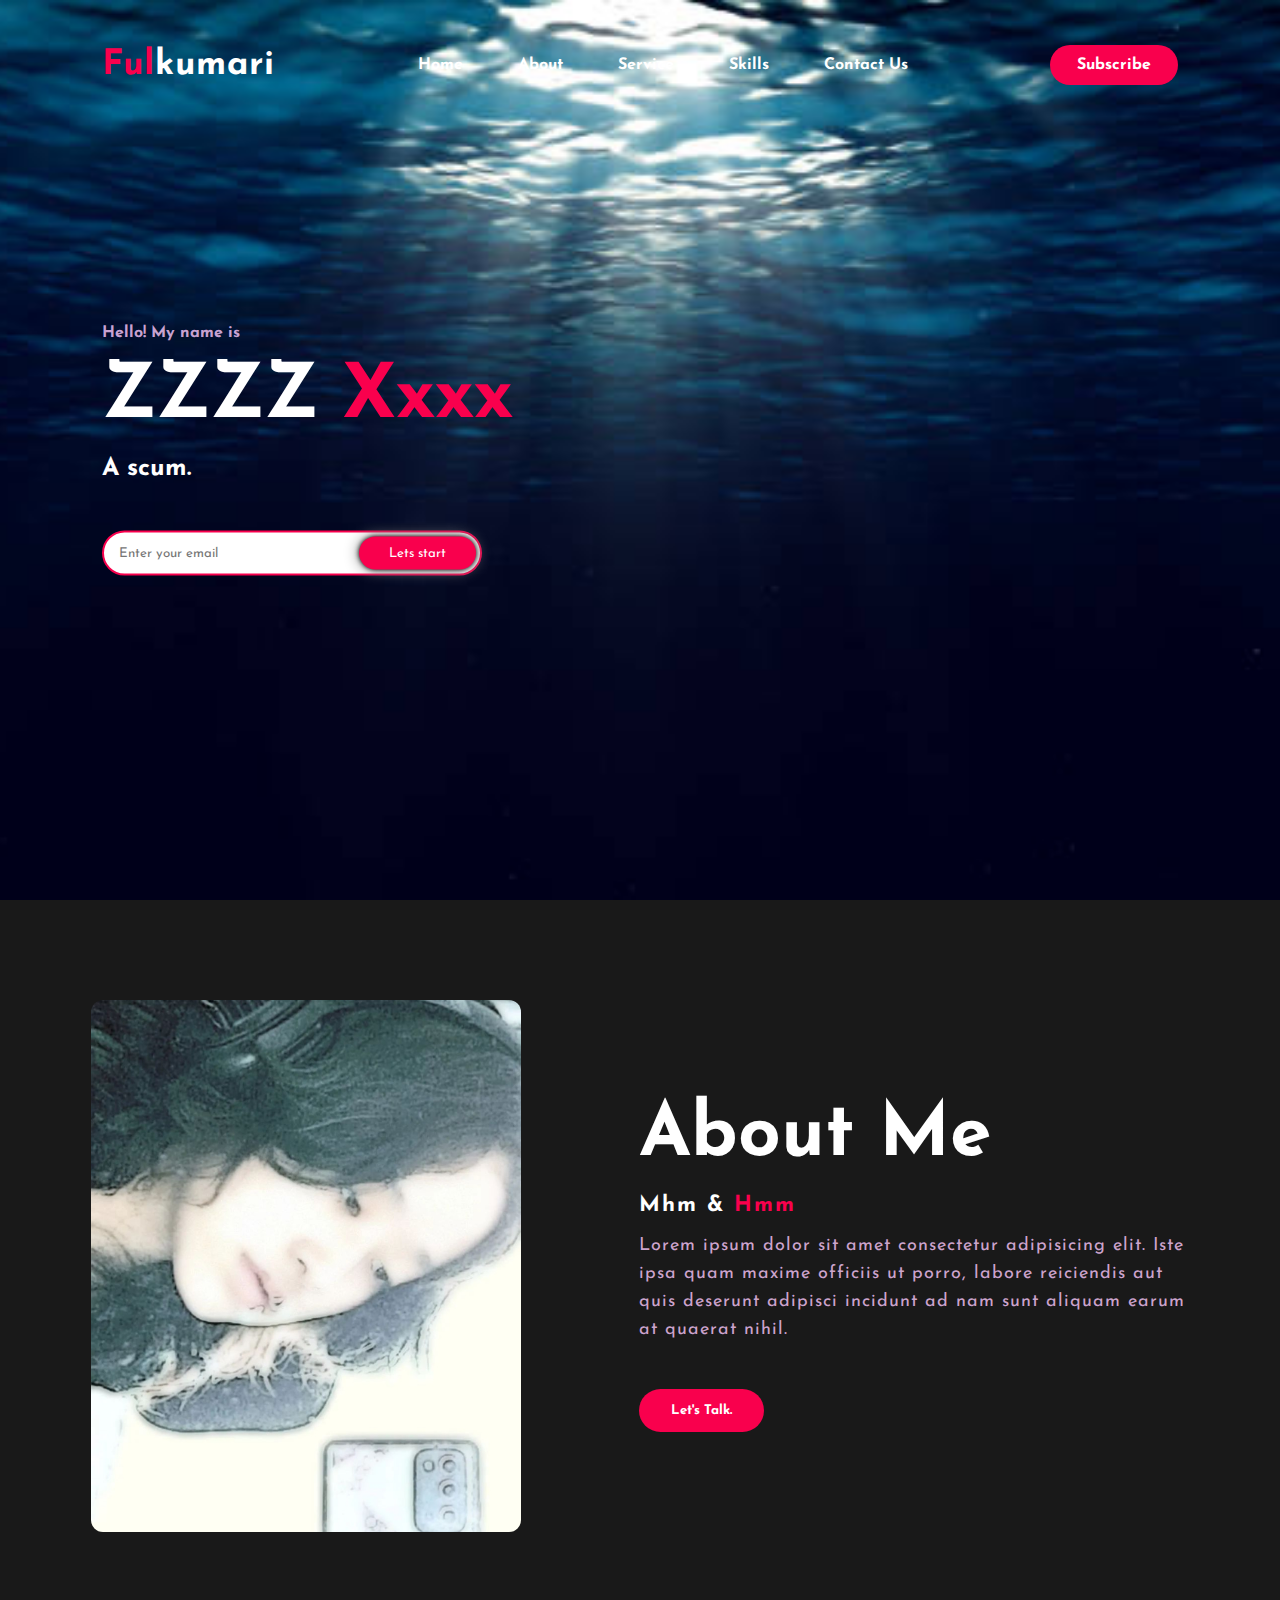
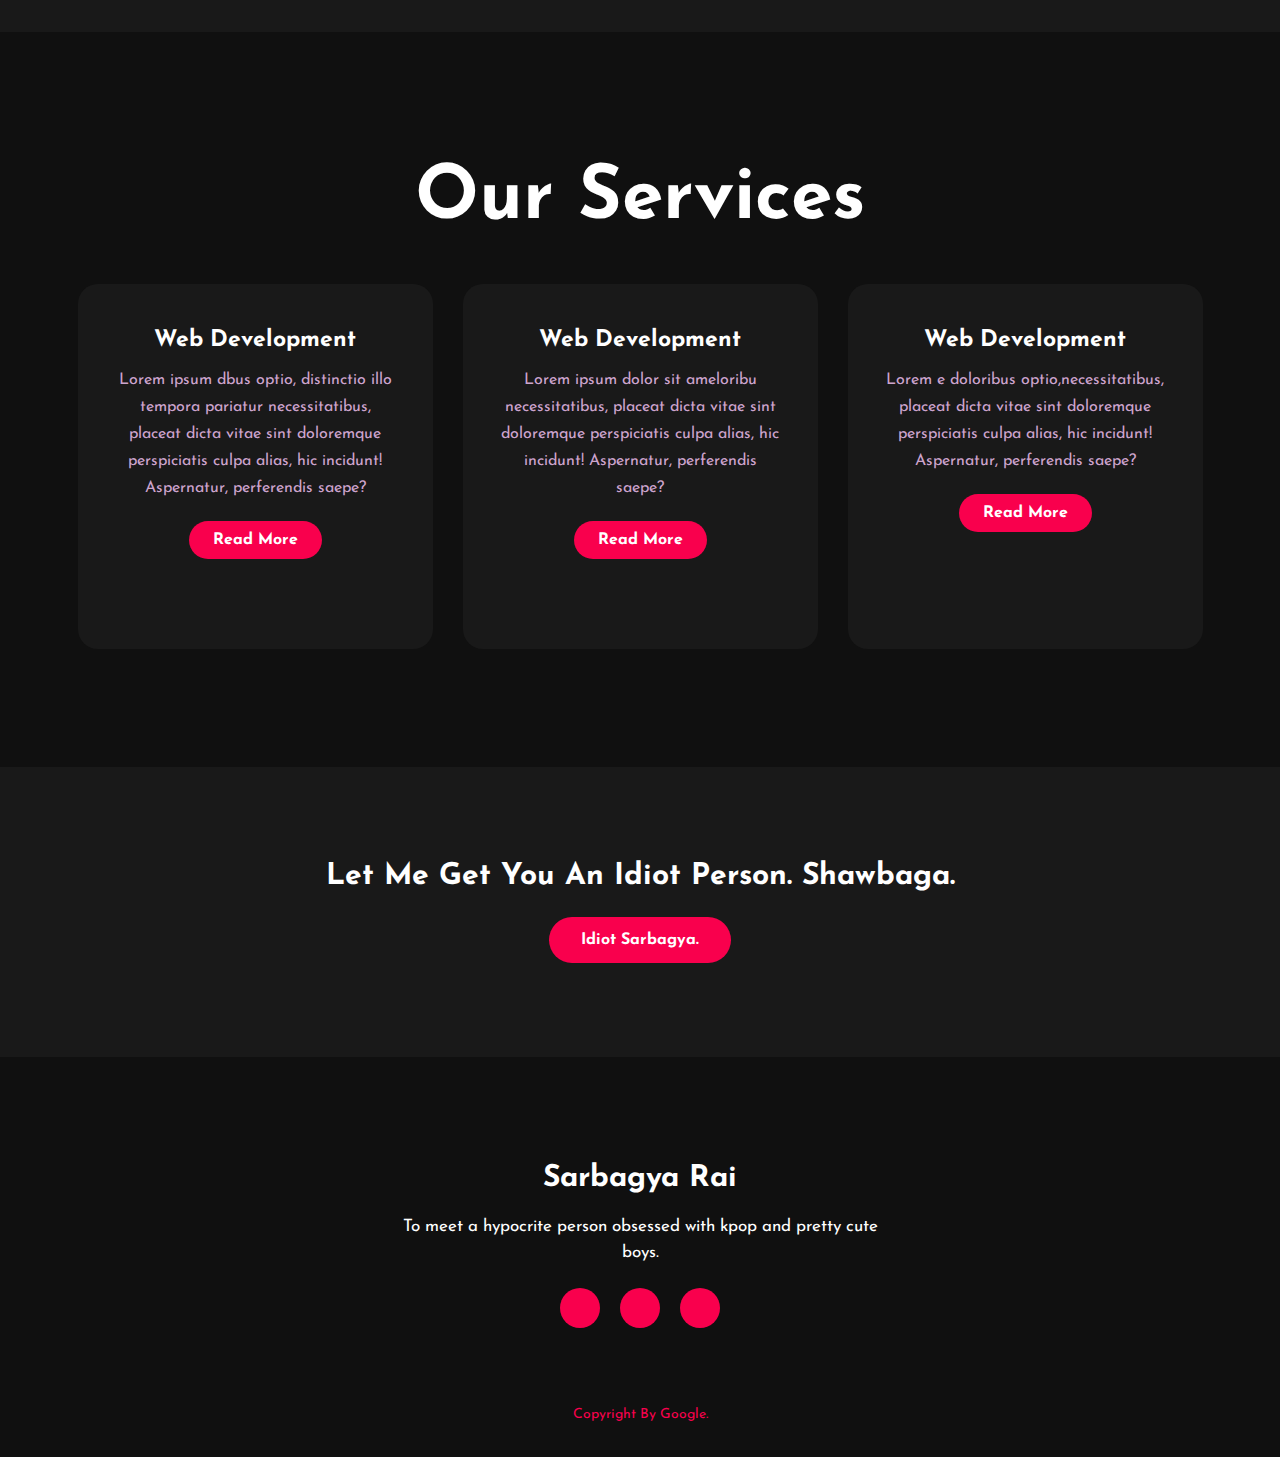
<file: index.html>
<!DOCTYPE html>
<html lang="en">
<head>
    <meta charset="UTF-8">
  
    <meta name="viewport" content="width=device-width, initial-scale=1.0">
    <title>Portfolio</title>
    <link href="https://cdn.jsdelivr.net/npm/bootstrap@5.2.3/dist/css/bootstrap.min.css" rel="stylesheet" integrity="sha384-rbsA2VBKQhggwzxH7pPCaAqO46MgnOM80zW1RWuH61DGLwZJEdK2Kadq2F9CUG65" crossorigin="anonymous">
    <link rel="stylesheet" href="style.css">
    <link href="https://fonts.googleapis.com/css2?family=Josefin+Sans:wght@300;400;500;600;700&display=swap" rel="stylesheet">
    <link rel="stylesheet" href="https://cdnjs.cloudflare.com/ajax/libs/font-awesome/6.2.1/css/all.min.css" integrity="sha512-MV7K8+y+gLIBoVD59lQIYicR65iaqukzvf/nwasF0nqhPay5w/9lJmVM2hMDcnK1OnMGCdVK+iQrJ7lzPJQd1w==" crossorigin="anonymous" referrerpolicy="no-referrer" />
</head>
<body>
 <div class="hero">
    <nav>
        <h2 class="logo"><span>Ful</span>kumari</h2>
        <ul>
            <li><a href="#">Home</a></li>
            <li><a href="#">About</a></li>
            <li><a href="#">Service</a></li>
            <li><a href="#">Skills</a></li>
            <li><a href="#">Contact us</a></li>
        </ul>
        <a href="#" class="btn">Subscribe</a>
    </nav>
    
<div class="content">
    <h4>Hello! My name is</h4>
    <h1>ZZZZ <span>Xxxx</span></h1>
    <h3>A scum.</h3>
    <div class="newslatter">
        <form >
            <input type="email" name="email" id="mail" placeholder="Enter your email">
            <input type="submit" name="submit" value="Lets start">
        </form>
    </div>
</div>
</div>




<section class="about">
   <div class="main">
    <img style="border-radius: 12px;" src="images/mhm.jpg" alt="">
    <div class="about-text">
        <h2>About Me</h2>
        <h5>Mhm & <span>Hmm</span></h5>
        <p>Lorem ipsum dolor sit amet consectetur adipisicing elit. Iste ipsa quam maxime officiis ut porro, labore reiciendis aut quis deserunt adipisci incidunt ad nam sunt aliquam earum at quaerat nihil.</p>
    <button type="button">Let's Talk.</button>
    </div>
   </div>
</section>

<div class="service">
    <div class="title">
        <h2>Our Services</h2>
    </div>

<div class="box">
    <div class="card">
<i class="fa-solid fa-bars"></i>
<h5>Web Development</h5>
<div class="pra">
    <p>Lorem ipsum dbus optio, distinctio illo tempora pariatur necessitatibus, placeat dicta vitae sint doloremque perspiciatis culpa alias, hic incidunt! Aspernatur, perferendis saepe?</p>
    <p style="text-align: center;"><a class="button" href="#">Read More</a></p>
</div>
    </div>


    <div class="card">
        <i class="fa-solid fa-user"></i>
        <h5>Web Development</h5>
        <div class="pra">
            <p>Lorem ipsum dolor sit ameloribu necessitatibus, placeat dicta vitae sint doloremque perspiciatis culpa alias, hic incidunt! Aspernatur, perferendis saepe?</p>
            <p style="text-align: center;"><a class="button" href="#">Read More</a></p>
        </div>
            </div>



            <div class="card">
                <i class="fa-solid fa-bell"></i>
                <h5>Web Development</h5>
                <div class="pra">
                    <p>Lorem e doloribus optio,necessitatibus, placeat dicta vitae sint doloremque perspiciatis culpa alias, hic incidunt! Aspernatur, perferendis saepe?</p>
                    <p style="text-align: center;"><a class="button" href="#">Read More</a></p>
                </div>
                    </div>
</div>
</div>


<div class="contact-me">
    <p>Let Me Get You An Idiot Person. Shawbaga.</p>
    <a href="#" class="button-two">Idiot Sarbagya.</a>
</div>


<footer>
    <p>Sarbagya Rai</p>
    <p>To meet a hypocrite person obsessed with kpop and pretty cute boys.</p>
    <div class="social">
        <a href="#"><i class="fa-brands fa-facebook"></i></a>
        <a href="#"><i class="fa-brands fa-instagram"></i></a>
        <a href="#"><i class="fa-brands fa-twitter"></i></a>
    </div>
    <p class="end">Copyright By Google.</p>
</footer>

</body>
</html>
</file>
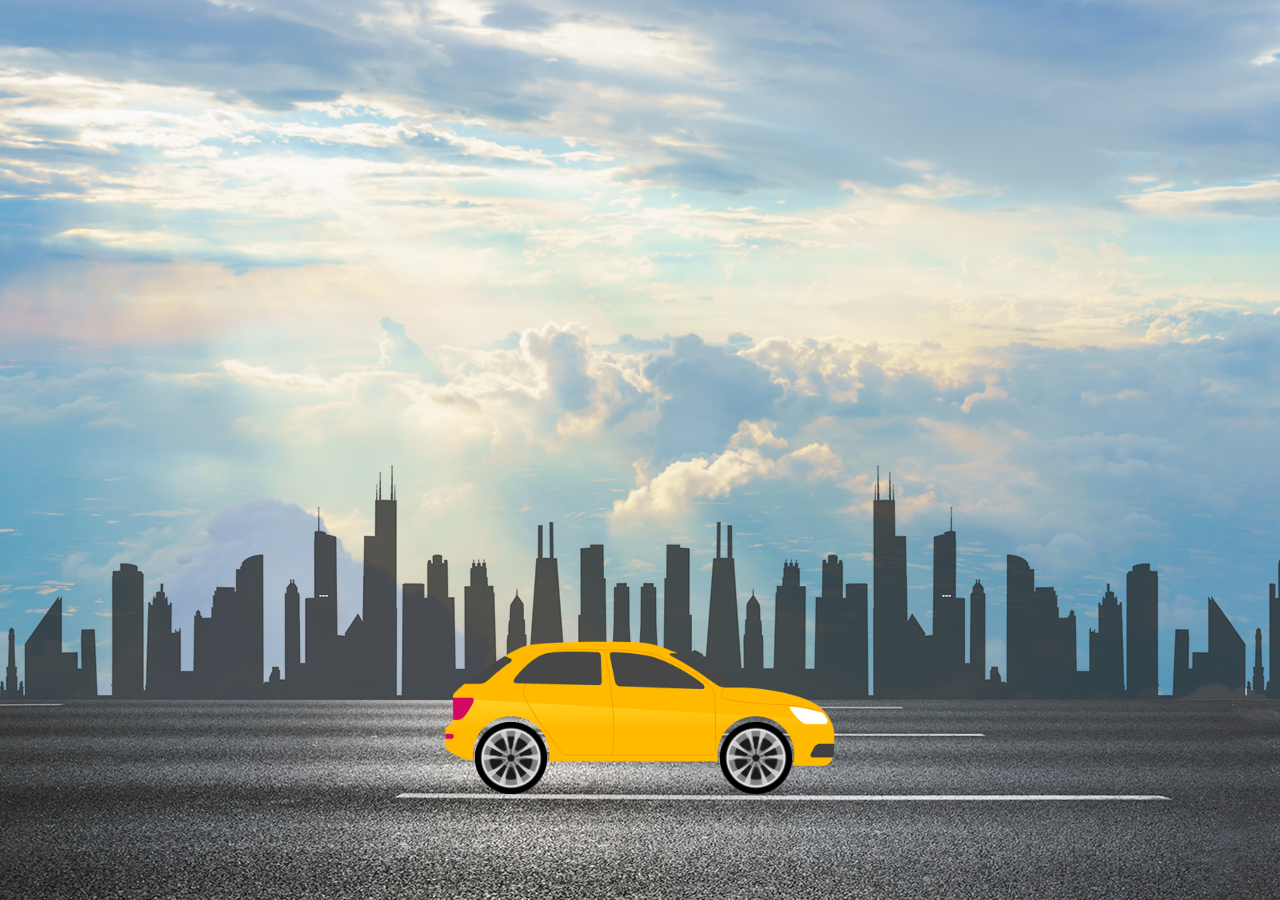
<file: day10/index.html>
<!DOCTYPE html>
<html lang="en">
<head>
    <meta charset="UTF-8">
    <meta http-equiv="X-UA-Compatible" content="IE=edge">
    <meta name="viewport" content="width=device-width, initial-scale=1.0">
    <title>car animation</title>
    <link rel="stylesheet" href="style.css">
</head>
<body>
    <div class="hero">
        <div class="highway"></div>
        <div class="city"></div>
        <div class="car">
            <img src="img/car.png" alt="">
        </div>
        <div class="wheel">
            <img src="img/wheel.png" class="front-wheel" alt="">
            <img src="img/wheel.png" class="back-wheel" alt="">
        </div>
    </div>
</body>
</html>
</file>
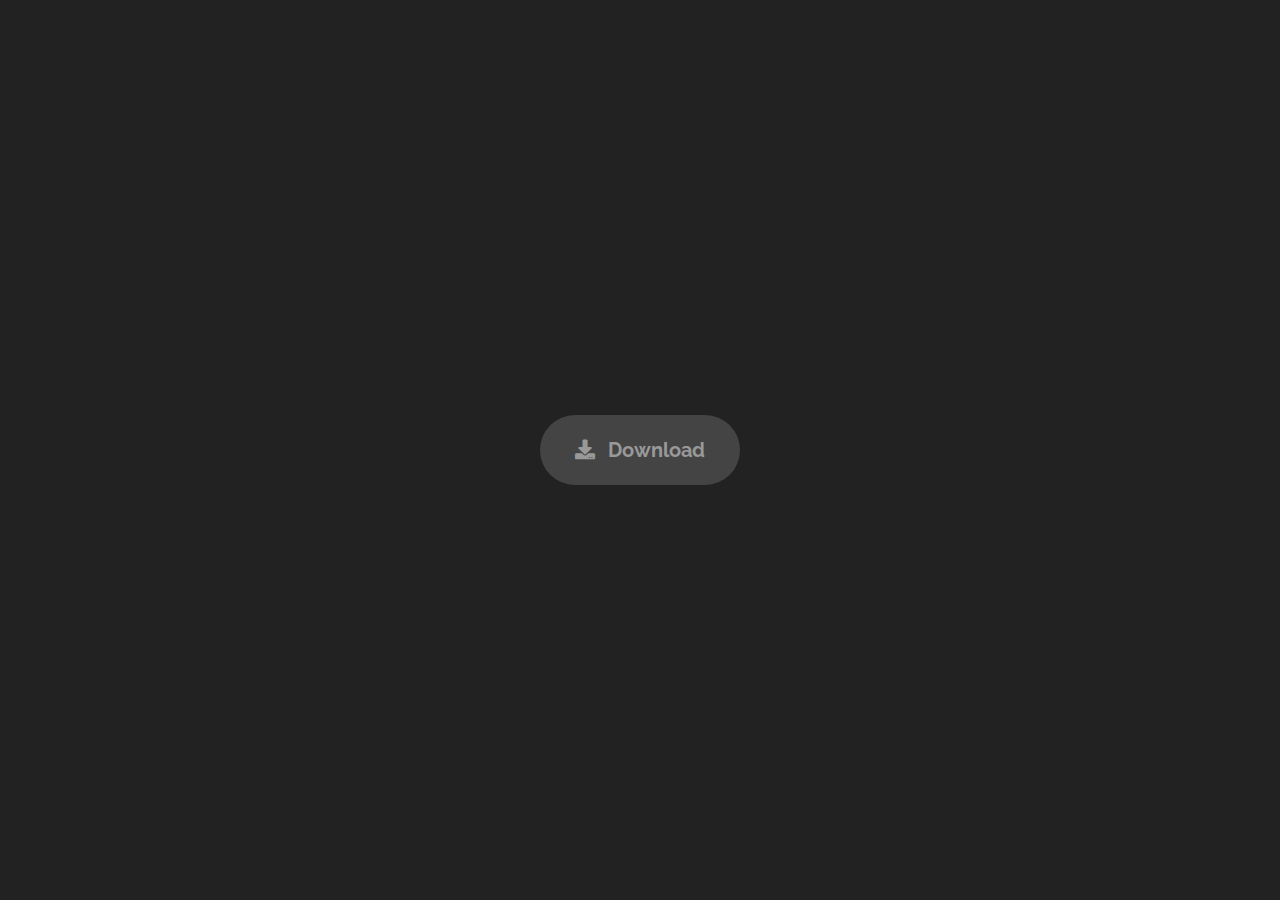
<file: day11/index.html>
<!DOCTYPE html>
<html lang="en">
<head>
	<meta charset="UTF-8">
	<meta http-equiv="X-UA-Compatible" content="IE=edge">
	<meta name="viewport" content="width=device-width, initial-scale=1.0">
	<link rel="stylesheet" href="https://cdnjs.cloudflare.com/ajax/libs/font-awesome/5.15.4/css/all.min.css" integrity="sha512-1ycn6IcaQQ40/MKBW2W4Rhis/DbILU74C1vSrLJxCq57o941Ym01SwNsOMqvEBFlcgUa6xLiPY/NS5R+E6ztJQ==" crossorigin="anonymous" referrerpolicy="no-referrer" />
	<link rel="stylesheet" href="style.css">
	<title>Download Button</title>
	<!-- S-Tech04 -->
</head>
<body>
	<a href="#" class="btn">
		<div class="completed">
			<i class="fas fa-check-circle"></i>
			<span>Completed</span>
		</div>
		<div class="download">
			<i class="fas fa-download"></i>
			<span>Download</span>
		</div>
	</a>

	<script>
		const btn = document.querySelector('.btn')
		btn.addEventListener('click',()=>{
			btn.classList.add('active')
			
		})
	</script>
</body>
</html>
</file>
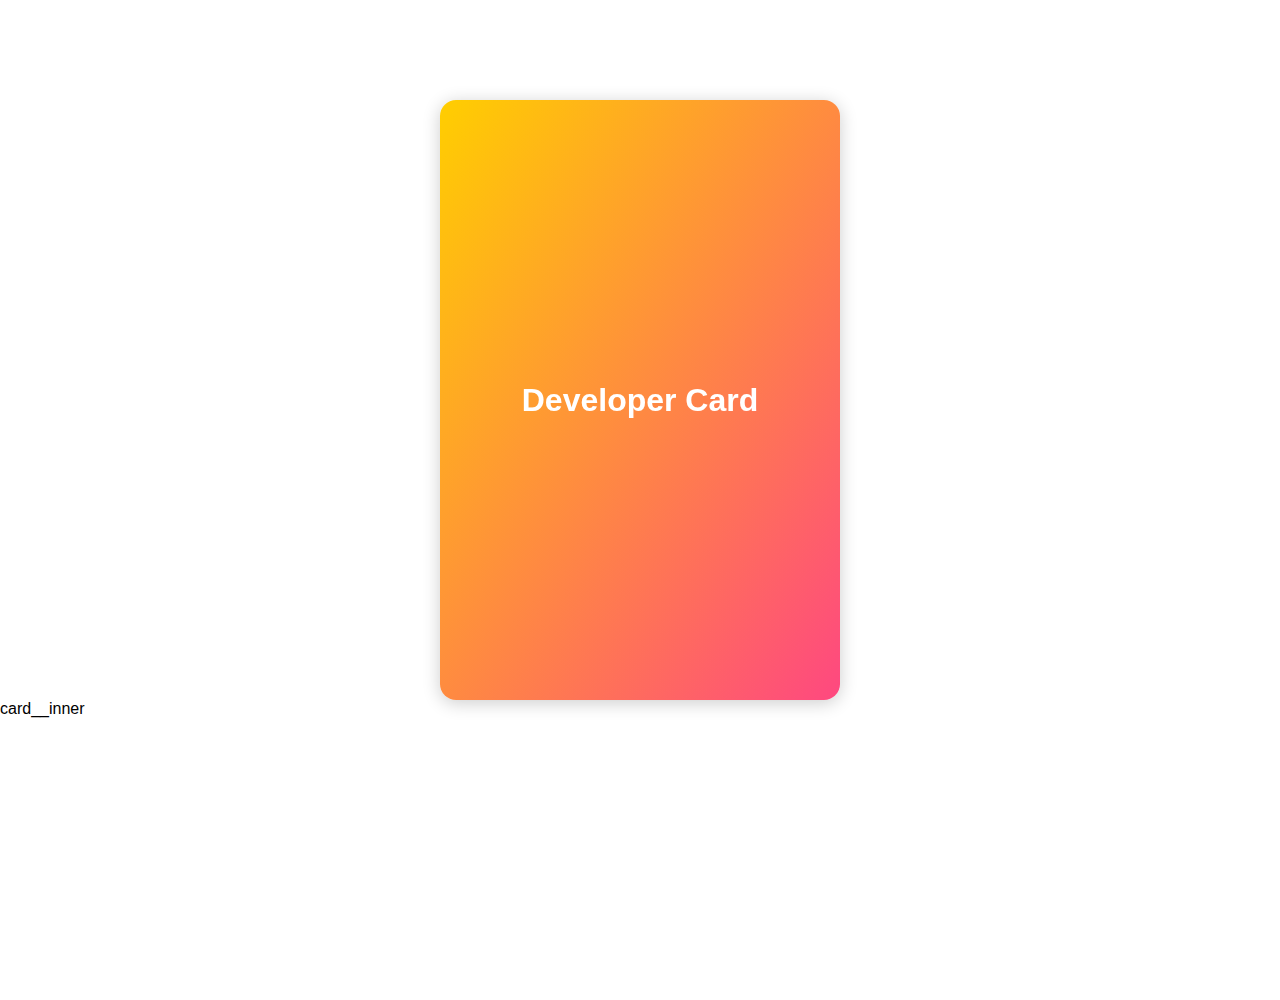
<file: day5/index.html>
<!DOCTYPE html>
<html lang="en">
<head>
    <meta charset="UTF-8">
    <meta name="viewport" content="width=device-width, initial-scale=1.0">
    <title>flip card</title>
    <link rel="stylesheet" href="style.css">
</head>
<body>
    <div class="card">
        <div class="card__inner">
            <div class="card__face card__face--front">
                <h2>Developer Card</h2>
            </div>
            <div class="card__face card__face--back">
                <div class="card__content">
                    <div class="card__header">
                        <img src="ima/photo-1502219684198-fa9b5164d9d7.jpg" alt="" class="pp">
                        <h2>washi</h2>
                    </div>
                    <div class="card__body">
                        <h3>Hmmmm Neeeeko</h3>
                        <p>Lorem ipsum, dolor sit amet consectetur adipisicing elit. Consectetur libero aspernatur facere eligendi nemo voluptates atque? Error id quia iusto recusandae reiciendis. Corporis accusamus vitae quasi natus explicabo aut nulla.</p>
                    </div>
                </div>

            </div>
        </div>
    </div>card__inner

    <script src="index.js"></script>
</body>
</html>
</file>
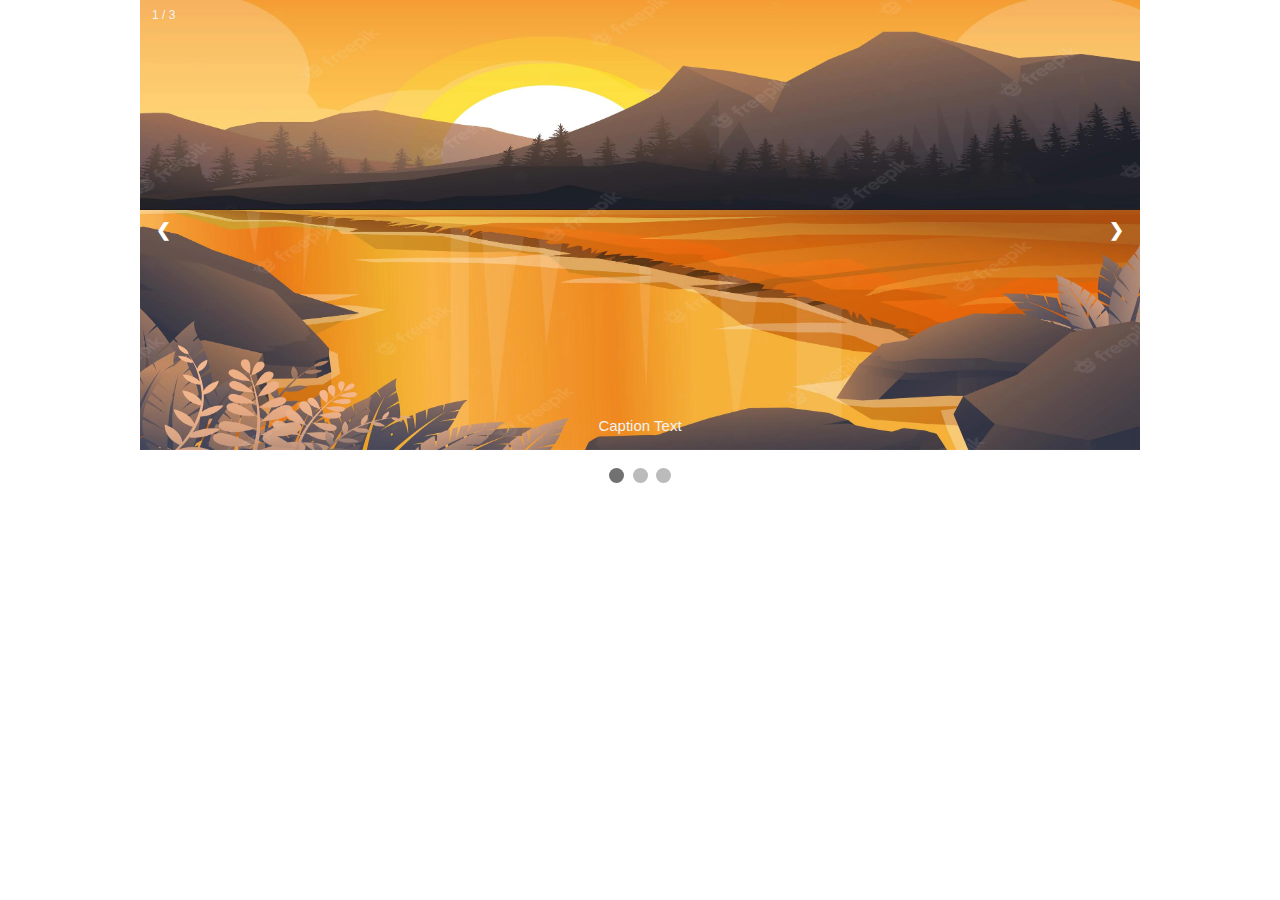
<file: day6/index.html>
<!DOCTYPE html>
<html lang="en">
<head>
    <meta charset="UTF-8">
    <meta http-equiv="X-UA-Compatible" content="IE=edge">
    <meta name="viewport" content="width=device-width, initial-scale=1.0">
    <title>Document</title>
    <link rel="stylesheet" href="style.css">
</head>
<body>
    <div class="slider">

        <div class="myslider fade">
          <div class="numbertext">1 / 3</div>
          <img src="img/best-scene-nature-landscape-mountain-river-forest-with-sunset-evening-warm-tone-illustration_1150-39403.webp" style="width:100% ;height:50vh">
          <div class="txt">Caption Text</div>
        </div>
        
        <div class="myslider fade">
          <div class="numbertext">2 / 3</div>
          <img src="img/lighting.jpg" style="width:100% ;height:50vh">
          <div class="txt">Caption Two</div>
        </div>
        
        <div class="myslider fade">
          <div class="numbertext">3 / 3</div>
          <img src="img/mountains-55067__340.webp" style="width:100%;height:50vh">
          <div class="txt">Caption Three</div>
        </div>
        
        <a class="prev" onclick="plusSlides(-1)">&#10094</a>
        <a class="next" onclick="plusSlides(1)">&#10095</a>
        
        </div>
        <br>
        
        <div class="dotsbox" style="text-align:center">
          <span class="dot" onclick="currentSlide(1)"></span> 
          <span class="dot" onclick="currentSlide(2)"></span> 
          <span class="dot" onclick="currentSlide(3)"></span> 
        </div>
        <script src="index.js"></script>
</body>
</html>
</file>
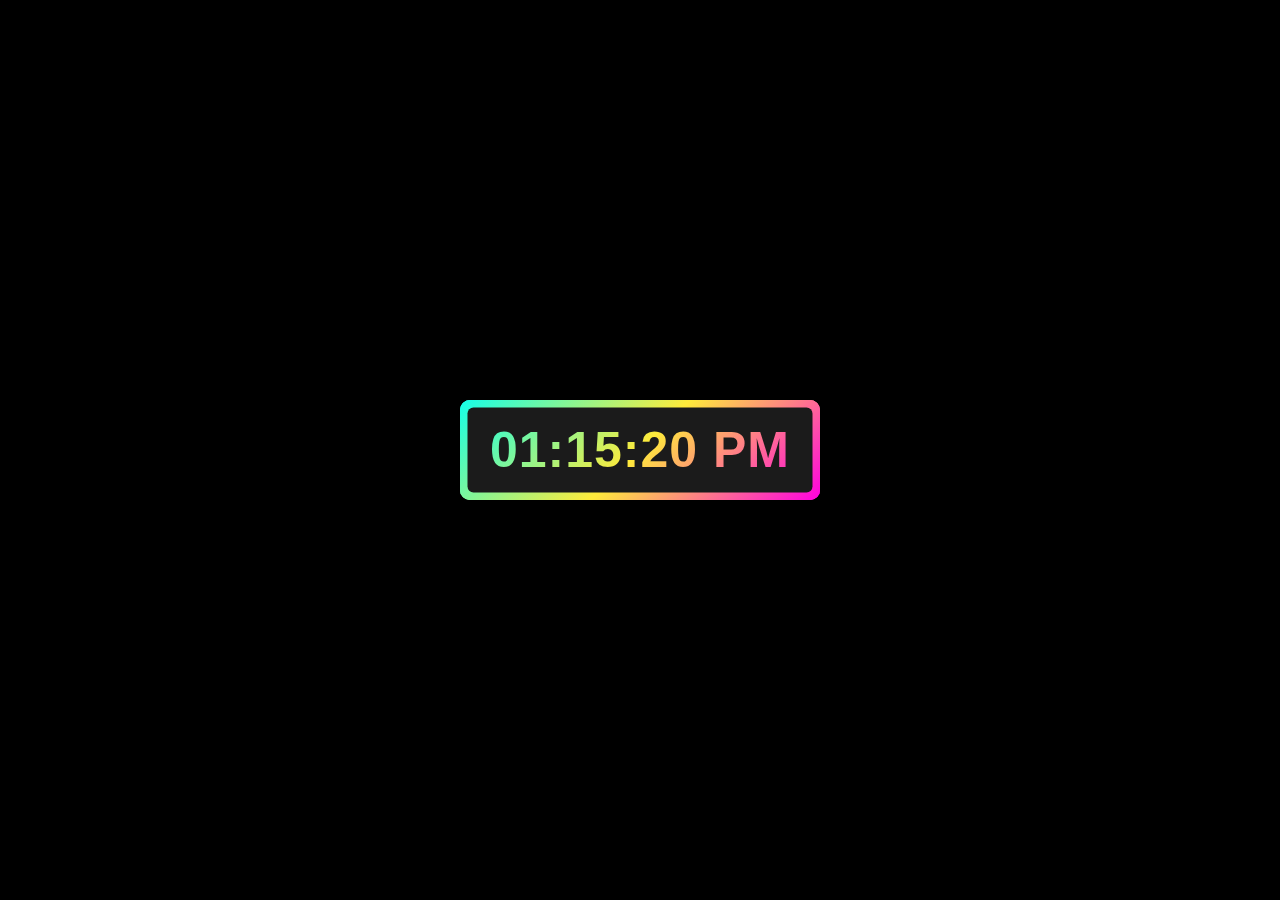
<file: day7/index.html>
<!DOCTYPE html>
<html lang="en">
<head>
    <meta charset="UTF-8">
    <meta http-equiv="X-UA-Compatible" content="IE=edge">
    <meta name="viewport" content="width=device-width, initial-scale=1.0">
    <title>Clock</title>
    <link rel="stylesheet" href="style.css">
</head>
<body>
    <div class="wrapper">
        <div class="display">
            <div id="time"></div>
        </div>
        <span></span>
        <span></span>


        <script>
            setInterval(()=>{
              const time = document.querySelector(".display #time");
              let date = new Date();
              let hours = date.getHours();
              let minutes = date.getMinutes();
              let seconds = date.getSeconds();
              let day_night = "AM";
              if(hours > 12){
                day_night = "PM";
                hours = hours - 12;
              }
              if(seconds < 10){
                seconds = "0" + seconds;
              }
              if(minutes < 10){
                minutes = "0" + minutes;
              }
              if(hours < 10){
                hours = "0" + hours;
              }
              time.textContent = hours + ":" + minutes + ":" + seconds + " "+ day_night;
            });
         </script>
    </div>
</body>
</html>
</file>
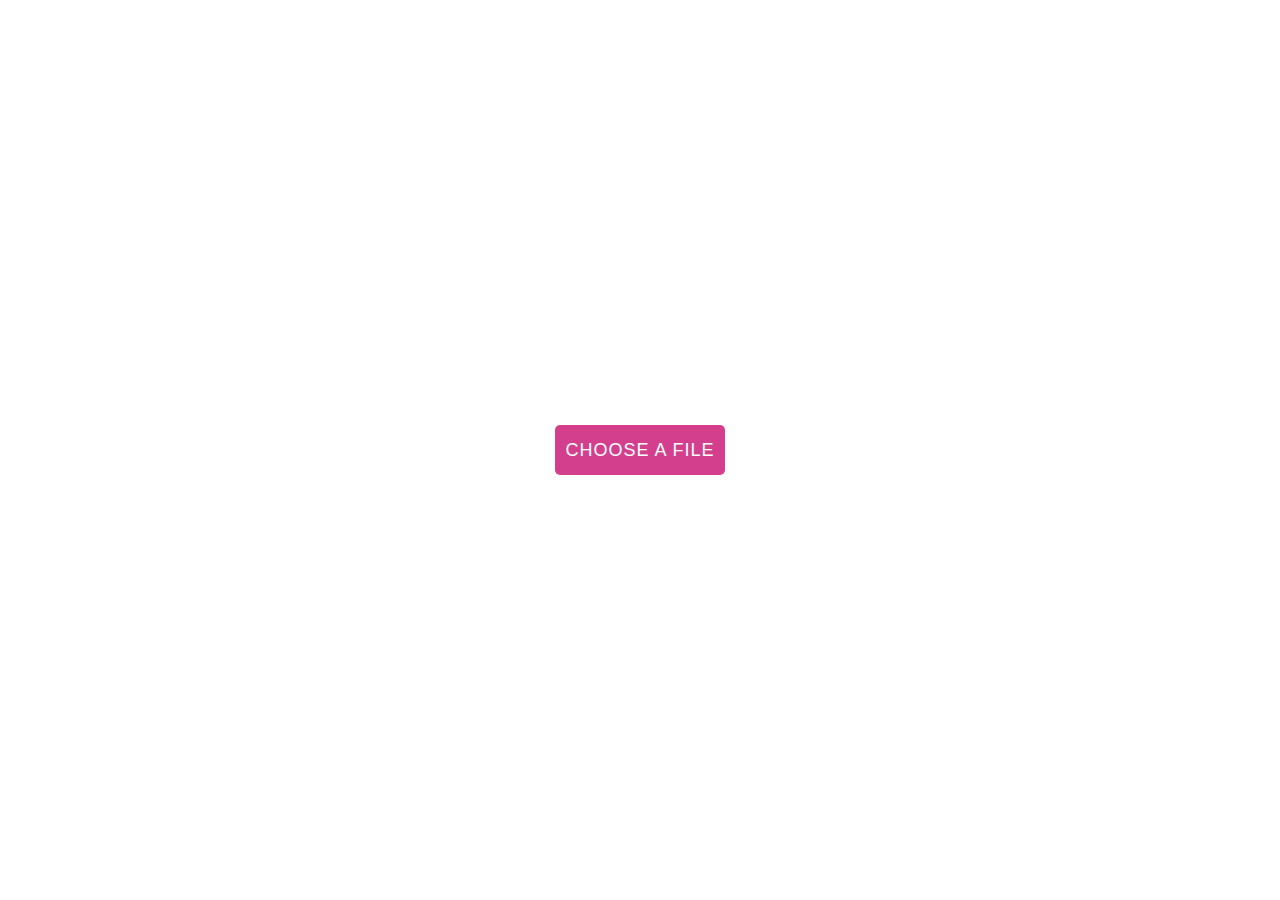
<file: day9/index.html>
<!DOCTYPE html>
<html lang="en">
<head>
    <meta charset="UTF-8">
    <meta http-equiv="X-UA-Compatible" content="IE=edge">
    <meta name="viewport" content="width=device-width, initial-scale=1.0">
    <title>upload button
    </title>
    <link rel="stylesheet" href="style.css">
</head>
<body>
    <div class="content">
        <input id="default-btn" type="file" hidden>
        <div class="btn">
           <button onclick="active()" id="custom-btn">Choose a file</button>
        </div>
        <div class="file-name"></div>
    </div>



    <script>
        const defaultBtn = document.querySelector("#default-btn");
        const customBtn = document.querySelector("#custom-btn");
        const fileName = document.querySelector(".file-name");
        let regExp = /[0-9a-zA-Z\^\&\'\@\{\}\[\]\,\$\=\!\-\#\(\)\.\%\+\~\_ ]+$/;
        function active(){
            defaultBtn.click();
        }
        defaultBtn.addEventListener("change" , function(){
            if(this.value){
                let nameValue = this.value.match(regExp);
                fileName.style.display = "block";
                fileName.textContent = nameValue;
                
            }
            else{
                fileName.style.display = "block";
                fileName.textContent = "No file chosen";
            }
        });

    </script>
</body>
</html>
</file>
<file: day3.html>
<!DOCTYPE html>
<html lang="en">
<head>
    <meta charset="UTF-8">
    <meta name="viewport" content="width=device-width, initial-scale=1.0">
    <style>
        body{
            transition: 1.3s;
        }
    </style>
    <title>Document</title>
</head>
<body>
   
    
<select onchange="color(this.value)">
   <option value="">color</option>
<option value="Red">Red</option>
<option value="Green">Green</option>
<option value="Blue">Blue</option>
<option value="Yellow">Yellow</option>
</select>


<script>
    function color(value){
        document.body.style.backgroundColor= value;
    }
</script>

</body>
</html>
</file>
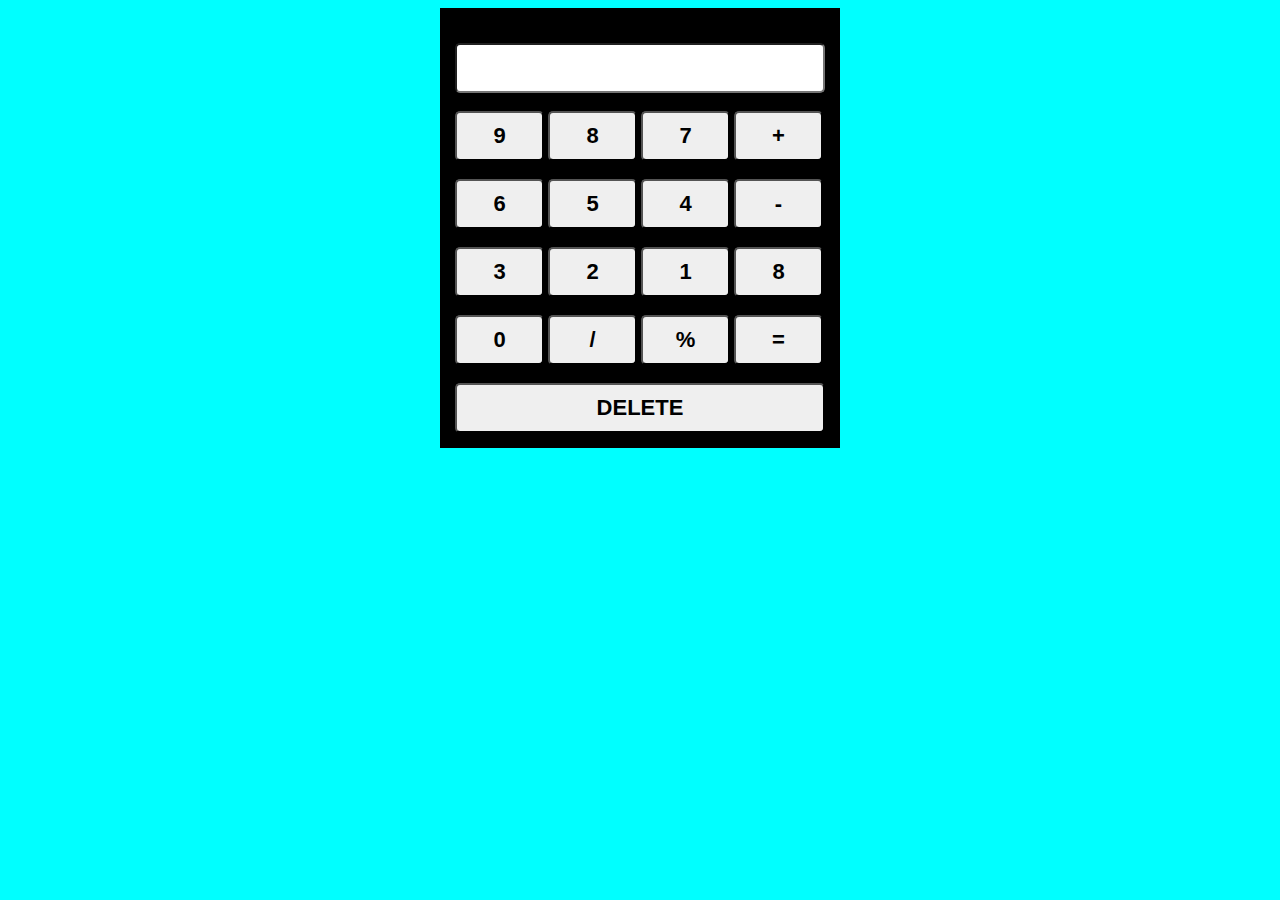
<file: day3/day3@.html>
<!DOCTYPE html>
<html lang="en">
<head>
    <meta charset="UTF-8">
   
    <meta name="viewport" content="width=device-width, initial-scale=1.0">
    <title>calconlyhtmlcss</title>
    <style>
        body{
            background-color: aqua;
        }
        *{
            box-sizing: border-box;
            -webkit-box-sizing: border-box;
            -moz-box-sizing: border-box;
        }

        .wrap{
            height: auto;
            width: 400px;
            margin: auto;
            background-color: black;
            padding: 15px;
        }

       
        input[type=text]{
            width: 100%;
            padding: 10px;
            font-size: 22px;
            font-weight: bold;
            margin-top: 20px;
            border-radius: 5px;
        }
        input[type=button]{
            width: 89px;
            padding: 10px;
            font-size: 22px;
            font-weight: bold;
            border-radius: 5px;
        }
        #del{
            width: 100%;
            
        }
    </style>
</head>
<body>
    
<div class="wrap">
    <form name="cal" >
        <input type="text" name="display">
        <br><br>
        <input type="button" value="9" onclick="cal.display.value+='9'">
        <input type="button" value="8" onclick="cal.display.value+='8'">
        <input type="button" value="7" onclick="cal.display.value+='7'">
        <input type="button" value="+" onclick="cal.display.value+='+'">
        <br><br>
        <input type="button" value="6" onclick="cal.display.value+='6'">
        <input type="button" value="5" onclick="cal.display.value+='5'">
        <input type="button" value="4" onclick="cal.display.value+='4'">
        <input type="button" value="-" onclick="cal.display.value+='-'">
        <br><br>
        <input type="button" value="3" onclick="cal.display.value+='3'">
        <input type="button" value="2" onclick="cal.display.value+='2'">
        <input type="button" value="1" onclick="cal.display.value+='1'">
        <input type="button" value="8" onclick="cal.display.value+='*'">
        <br><br>
        <input type="button" value="0" onclick="cal.display.value+='0'">
        <input type="button" value="/" onclick="cal.display.value+='/'">
        <input type="button" value="%" onclick="cal.display.value+='%'">
        <input type="button" value="=" onclick="cal.display.value=eval(cal.display.value)">
        <br><br>
        <input type="button" value="DELETE" onclick="cal.display.value=''" id="del">
    </form>
</div>


</body>
</html>
</file>
<file: style.css>
*{
    padding: 0;
    margin: 0;
    font-family: 'Josefin Sans', sans-serif;
    box-sizing: border-box;
}
.hero{
    height: 100vh;
    width: 100%;
    background-image: url(images/istockphoto-1196030363-612x612.jpg);
    background-size: cover;
    background-position: center;
}
nav{
    display: flex;
    align-items: center;
    justify-content: space-between;
    padding: 45px 8% 0;
}
.logo{
    color: white;
    font-size: 35px;
    letter-spacing: 1px;
    cursor: pointer;
}
span{
    color: #f9004d;
}
nav ul li{
    list-style-type: none;
    display: inline-block;
    padding: 10px 25px;
}
nav ul li a{
    color: white;
    text-decoration: none;
    font-weight: bold;
    text-transform: capitalize;
}
nav ul li a:hover{
    color: #f9004d;
    transition: .4s;
}
.btn{
    background-color: #f9004d;
    color: white;
    text-decoration: none;
   
    border: 2px solid transparent;
    font-weight: bold;
    padding:10px 25px ;
    border-radius: 30px;
    transition: transform .4s;
}
.btn:hover{
    transform: scale(1.4);
    background-color: #f9004d;
    color: white;
    text-decoration: none;
}
.content{
    position: absolute;
    top: 50%;
    left: 8%;
    transform: translateY(-50%);
}
h1{
    color: white;
    font-size: 75px;
    margin: 20px 0 20px;
}
h3{
    color: white;
    font-size: 25px;
    margin-bottom: 50px;
}
h4{
    color: #fcfc;
    padding: ;
    letter-spacing: 2px
    font-size: 20px;
}

.newslatter form{
    width: 380px;
    max-width: 100%;
    position: relative;
}

.newslatter form input:first-child{
    display:inline-block;
    width: 100%;

    padding:14px 130px 14px 15px;
    border: 2px solid #f9004d;
    outline: none;
    border-radius: 30px;
}
.newslatter form input:last-child{
    display:inline-block;
position: absolute;
    padding:10px 30px;
    outline: none;
    border: none;
    border-radius: 30px;
    background-color: #f9004d;
    color: white;
    box-shadow: 0px 0px 5px #000, 0px 0px 15px #858585;
    top: 6px;
    right: 6px;
}

.about{
    width: 100%;
    padding: 100px 0;
    background-color: #191919;
}

.about img{
    height: auto;
    width: 430px;
}
.about-text{
    width: 550px;
}
.main{
    width: 1450px;
    max-width: 95%;
    margin: 0 auto;
    display: flex;
    align-items: center;
    justify-content: space-around;
}

.about-text h2{
    color: white;
    font-size: 75px;
    text-transform: capitalize;
    margin-bottom: 20px;
}
.about-text h5{
    color: white;
    letter-spacing: 2px;
    font-size: 22px;
    margin: bottom 25px;;
    text-transform: capitalize;
}
.about-text p{
    color: #fcfc;
    letter-spacing: 1px;
    line-height: 28px;
    margin-bottom: 45px;
    font-size: 18px;
}

button{
    background-color: #f9004d;
    color: white;
    text-decoration: none;
    border: 2px solid transparent;
    font-weight: bold;
    padding: 13px 30px;
    border-radius: 30px;
    transition: .4s;
}
button:hover{
    background-color: white;
    color: #f9004d;
}

.service{
    width: 100%;
    padding: 100px 0;
    background: #101010;
}

.title h2{
    color: white;
    font-size: 75px;
    width: 1130px;

    margin: 30px auto;
    text-align: center;
}

.box{
    display: flex;
    align-items: center;
    justify-content: center;
    min-height: 400px;
   
}
.card{
    height: 365px;
    width: 355px;
    padding: 25px 35px;
    background: #191919;
    border-radius: 20px;
    margin: 15px;
    align-items: center;
    justify-content: center;
    position: relative;
    overflow: hidden;
    text-align: center;
    color: white;
}
.card i{
    font-size: 50px;
    display: block;
    text-align: center;
    margin: 20px 0;
    color: #f9004d;
}
h5{
    font-size: 23px;
    margin-bottom: 15px;
}

.pra p{
    color: #fcfc;
    font-size: 16px;
    line-height: 27px;
    margin-bottom: 25px;
}

.card .button{
    background-color: #f9004d;
    color: white;
    text-decoration: none;
    border: 2px solid transparent;
    font-weight: bold;
    padding: 9px 22px;
    border-radius: 30px;
    transition: .4s;
}

.card .button:hover{
    border: 2px solid #f9004d;
  background-color: transparent;
    cursor: pointer;
}


.contact-me{
    width: 100%;
    height: 290px;
    background: #191919;
    display: flex;
    align-items: center;
    flex-direction: column;
    justify-content: center;
}

.contact-me p{
    color: white;
    font-size: 30px;
    font-weight: bold;
    margin-bottom: 25px;
}


.contact-me .button-two{
    background-color: #f9004d;
    color: white;
    text-decoration: none;
    border: 2px solid transparent;
    font-weight: bold;
    padding: 13px 30px;
    border-radius: 30px;
    transition: .4s;
}

.contact-me .button-two:hover{
    background-color: white;
    color: #f9004d;
}


footer{
    position: relative;
    width: 100%;
    height: 400px;
    background: #101010;
    display: flex;
    flex-direction: column;
    align-items: center;
    justify-content: center;
}

footer p:nth-child(1){
font-size: 30px;
color: white;
margin-bottom: 20px;
font-weight: bold;
}


footer p:nth-child(2){
    font-size: 17px;
    color: white;
    width: 500px;
    text-align: center;
    line-height: 26px;
    }

    .social{
        display: flex;
    }

.social a{
    width: 40px;
    height: 40px;
    display: flex;
    align-items: center;
    justify-content: center;
    background: #f9004d;
    border-radius: 50%;
    margin: 22px 10px;
    color: white;
    text-decoration: none;
    font-size: 20px;

}


.social a:hover{
    transform: scale(1.3);
    transition: .3s;
}

.end{
    position: absolute;
    color: #f9004d;
    bottom: 35px;
    font-size: 14px;
}
</file>
<file: day10/style.css>
*{
    box-sizing: border-box;
    padding: 0;
    margin: 0;
}
.hero{
    height: 100vh;
    width: 100%;
    background-image: url(img/sky.jpg);
    background-position: center;
    position: relative;
    background-size: cover;
    overflow-x: hidden;
 
}

.highway{
    height: 200px;
    width: 500%;
    display: block;
    background-image: url(img/road.jpg);
    position: absolute;
    bottom: 0;
    left: 0;
    right: 0;
    background-repeat: repeat-x;
    animation: highway 5s linear infinite;
}
@keyframes highway{
100%{
    transform: translatex(-3400px);
}
}
.city{
    height: 250px;
    width: 500%;
    background-image: url(img/city.png);
    bottom: 200px;
    right: 0;
    left: 0;
    position: absolute;
    background-repeat: repeat-x;
    animation: city 20s linear infinite;
}
@keyframes city{
    100%{
        transform: translateX(-1400px);
    }
}
.car{
    
    width:400px;
    position: absolute;
    bottom: 100px;
   transform: translateX(-50%);
   left: 50%;
}
.car img{
    width: 100%;
    animation: car 1s linear infinite;
}
@keyframes car{
    100%{
        transform: translateY(-1px);
    }
    50%{
        transform: translateY(1px);
    }
    0%{
        transform: translateY(-1px);
    }
}

.wheel{
    left: 50%;
    transform: translateX(-50%);
    position: absolute;
    bottom: 178px;
    
}
.wheel img{
    width: 72px;
    height: 72px;
    animation: wheel 1s linear infinite;
}
.back-wheel{
    left: -165px;
    position: absolute;
   
}
.front-wheel{
    left: 80px;
    position: absolute;
}
@keyframes wheel{
    100%{
        transform: rotate(360deg);
    }
}
</file>
<file: day11/style.css>
@import url('https://fonts.googleapis.com/css2?family=Raleway:wght@100;200;300;400;500;600;700;800;900&display=swap');
*
{
  margin: 0;
  padding: 0;
  box-sizing: border-box;
  font-family: 'Raleway', Arial, sans-serif;
}
body
{
  display: flex;
  justify-content: center;
  align-items: center;
  text-align: center;
  background: #222;
  min-height: 100vh;
}
.btn
{
  position: relative;
  width: 200px;
  height: 70px;
  background: #444;
  color: #999;
  font-size: 20px;
  font-weight: 700;
  border-radius: 50px;
  cursor: pointer;
  text-decoration: none;
  transition: 0.8s;
  transition-delay: 0.5s;
  overflow: hidden;
}
.btn .fas
{
  margin-right: 8px;
}
.btn .download
{
  position: absolute;
  top: 50%;
  left: 50%;
  transform: translate(-50%,-50%);
  white-space: nowrap;
  transition: 0.3s;
}
.btn.active .download
{
  transform: translate(-50%,60px);
  animation: bottom_top 0.5s linear forwards;
  animation-delay: 12s;
}
.btn .completed
{
  position: absolute;
  top: 0%;
  left: 50%;
  transform: translate(-50%,-60px);
  white-space: nowrap;
  color: #222;
}
.btn.active .completed
{
  animation: top_bottom 1.3s linear forwards;
  animation-delay: 6.5s;
}
.btn.active
{
  width: 600px;
  height: 15px;
  animation: btn_width 4.5s linear forwards;
  animation-delay: 5s;
}
.btn.active::before
{
  content: '';
  position: absolute;
  top: 0;
  left: 0;
  width: 0;
  height: 100%;
  background: #5c5cff;
  animation: before_active 10s linear forwards;
  animation-delay: 1.5s;
}
.btn.active::after
{
  content: '\f00c';
  position: absolute;
  top: 50%;
  left: 50%;
  font-family: "Font Awesome 5 Free";
  color: #222;
  transform: translate(-50%,-50%) scale(0);
  transition: 0.3s;
  animation: check_scale 2s linear forwards;
  animation-delay: 8.5s;
}
@keyframes before_active
{
  0%
  {
    width: 0%;
    height: 100%;
  }
  30%,95%
  {
    width: 100%;
    height: 100%;
  }
  100%
  {
    width: 100%;
    height: 0%;
  }
}
@keyframes btn_width
{
  0%
  {
    width: 600px;
    height: 15px;
  }
  20%,70%
  {
    width: 200px;
    height: 70px;
  }
  80%,90%
  {
    width: 100px;
    height: 100px;
  }
  100%
  {
    width: 200px;
    height: 70px;
  }
}
@keyframes top_bottom
{
  0%
  {
    transform: translate(-50%,-60px);
  }
  20%,90%
  {
    top: 50%;
    transform: translate(-50%,-50%);
  }
  100%
  {
    top: 120%;
    transform: translate(-50%,-50%);
  }
}
@keyframes bottom_top
{
    0%
    {
      transform: translate(-50%,60px);
    }
  100%
  {
    transform: translate(-50%,-50%);
  }
}
@keyframes check_scale
{
  0%
  {
    transform: translate(-50%,-50%) scale(0);
  }
  20%,90%
  {
    transform: translate(-50%,-50%) scale(1.3);
  }
  100%
  {
    transform: translate(-50%,100px) scale(1.3);
  }
}
</file>
<file: day5/style.css>
:root{
    --primary: #ffce00;
    --secondary: #fe4880;
    --dark: #212121;
    --light: #f3f3f3;
}

*{
    padding: 0;
    margin: 0;
}

body{
    font-family:  montserrat, sans-serif;
    width: 100%;
    height: 100vh;
}

.card{
    margin: 100px auto 0;
    width: 400px;
    height: 600px;
    perspective: 1000px;
}

.card__inner{
    width: 100%;
    height: 100%;
    transition: transform 1s;
    transform-style: preserve-3d;
    position: relative;
    cursor: pointer;
}

.card__inner.is-flipped{
    transform: rotatey(180deg);
}

.card__face{
    position: absolute;
    width: 100%;
    height: 100%;
    -webkit-backface-visibility: hidden;
    backface-visibility: hidden;
    overflow: hidden;
    border-radius: 16px;
    box-shadow: 0 3px 18px rgba(0, 0, 0, 0.2);
}

.card__face--front{
    background-image: linear-gradient(to bottom right, var(--primary), var(--secondary));
    display: flex;
    align-items: center;
    justify-content: center;
}


.card__face--front h2{
    color: #fff;
    font-size: 32px;
}



.card__face--back{
    background-color: var(--light);
    transform: rotateY(180deg);
}


.card__content{
    width: 100%;
    height: 100%;
}

.card__header{
    position: relative;
    padding: 30px 30px 40px;
}

.card__header:after{
    content: '';
    position: absolute;
    right: 0;
    top: 0;
    left: 0;
    bottom: 0;
    z-index: -1;
    border-radius: 0 0 50% 0;
    background-image: linear-gradient(to bottom left, var(--primary)10% , var(--secondary)115%);
    }


.pp{
    display: block;
    width: 128px;
    height: 128px;
    margin: 0 auto 30px;
    border-radius: 50%;
    border: 5px solid #fff;
    object-fit: cover;
}

.card__header h2{
    color: #fff;
    font-size: 32px;
    font-weight: 900;
    text-transform: uppercase;
    text-align: center;
}

.card__body{
    padding: 30px;
}

.card__body h3{
    font-size: 24px;
    margin-bottom: 15px;
    color: var(--dark);
    font-weight: 600;
}

.card__body p{
    color: var(--dark);
    font-size: 18px;
    line-height: 1.5;

}
</file>
<file: day6/style.css>
* {box-sizing: border-box}
body {font-family: Verdana, sans-serif; margin:0}
.myslider {display: none}
img {vertical-align: middle;}

/* Slideshow container */
.slider{
  max-width: 1000px;
  position: relative;
  margin: auto;
}

/* Next & previous buttons */
.prev, .next {
  cursor: pointer;
  position: absolute;
  top: 50%;
  width: auto;
  padding: 16px;
  margin-top: -22px;
  color: white;
  font-weight: bold;
  font-size: 18px;
  transition: 0.6s ease;
  border-radius: 0 3px 3px 0;
  user-select: none;
}

/* Position the "next button" to the right */
.next {
  right: 0;
  border-radius: 3px 0 0 3px;
}

/* On hover, add a black background color with a little bit see-through */
.prev:hover, .next:hover {
  background-color: rgba(0,0,0,0.8);
}

/* Caption text */
.txt {
  color: #f2f2f2;
  font-size: 15px;
  padding: 8px 12px;
  position: absolute;
  bottom: 8px;
  width: 100%;
  text-align: center;
}

/* Number text (1/3 etc) */
.numbertext {
  color: #f2f2f2;
  font-size: 12px;
  padding: 8px 12px;
  position: absolute;
  top: 0;
}

/* The dots/bullets/indicators */
.dot {
  cursor: pointer;
  height: 15px;
  width: 15px;
  margin: 0 2px;
  background-color: #bbb;
  border-radius: 50%;
  display: inline-block;
  transition: background-color 0.6s ease;
}

.active, .dot:hover {
  background-color: #717171;
}

/* Fading animation */
.fade {
  animation-name: fade;
  animation-duration: 1.5s;
}

@keyframes fade {
  from {opacity: .4} 
  to {opacity: 1}
}

/* On smaller screens, decrease text size */
@media only screen and (max-width: 300px) {
  .prev, .next,.text {font-size: 11px}
}
</file>
<file: day7/style.css>
*{
    margin: 0;
    padding: 0;
    font-family: 'Poppins', sans-serif;
  }
  html,body{
    display: grid;
    height: 100%;
    place-items: center;
    background: #000;
  }
  .wrapper{
    height: 100px;
    width: 360px;
    position: relative;
    background: linear-gradient(135deg, #14ffe9, #ffeb3b, #ff00e0);
    border-radius: 10px;
    cursor: default;
    animation: animate 1.5s linear infinite;
  }
  .wrapper .display,
  .wrapper span{
    position: absolute;
    top: 50%;
    left: 50%;
    transform: translate(-50%, -50%);
  }
  .wrapper .display{
    z-index: 999;
    height: 85px;
    width: 345px;
    background: #1b1b1b;
    border-radius: 6px;
    text-align: center;
  }
  .display #time{
    line-height: 85px;
    color: #fff;
    font-size: 50px;
    font-weight: 600;
    letter-spacing: 1px;
    background: linear-gradient(135deg, #14ffe9, #ffeb3b, #ff00e0);
    -webkit-background-clip: text;
    -webkit-text-fill-color: transparent;
    animation: animate 1.5s linear infinite;
  }
  @keyframes animate {
    100%{
      filter: hue-rotate(360deg);
    }
  }
  .wrapper span{
    height: 100%;
    width: 100%;
    border-radius: 10px;
    background: inherit;
  }
  .wrapper span:first-child{
    filter: blur(7px);
  }
  .wrapper span:last-child{
    filter: blur(20px);
  }
</file>
<file: day9/style.css>
*{
    margin: 0;
    padding: 0;
    box-sizing: border-box;
    font-family: 'poppins', sans-serif;
}
.content{
    position: absolute;
    top: 50%;
    left: 50%;
    transform: translate(-50%,-50%);
    display: flex;
    align-items: center;
}
.content .btn{
    height: 50px;
    width: 170px;
}

.content .btn button{
    height: 100%;
    width: 100%;
    border: none;
    outline: none;
    color: #fff;
    background: #d33f8d;
    font-size: 18px;
    font-weight: 500;
    letter-spacing: 1px;
    border-radius: 5px;
    text-transform: uppercase;
    cursor: pointer;
    transform: all 0.3s ease;
}
.btn button:hover{
    background: black;
}

.content .file-name{
    position: relative;
    border-radius: 5px;
    padding: 8px 12px;
    color: #fff;
    background: #d33f8d;
    margin-left: 15px;
    user-select: none;
    display: none;
    
}

.content .file-name:before{
    position: absolute;
    content: '';
    top: 50%;
    left: -7px;
    transform: translatey(-50%)rotate(45deg);
    height: 15px;
    width: 15px;
    background: #d33f8d;
}
</file>
